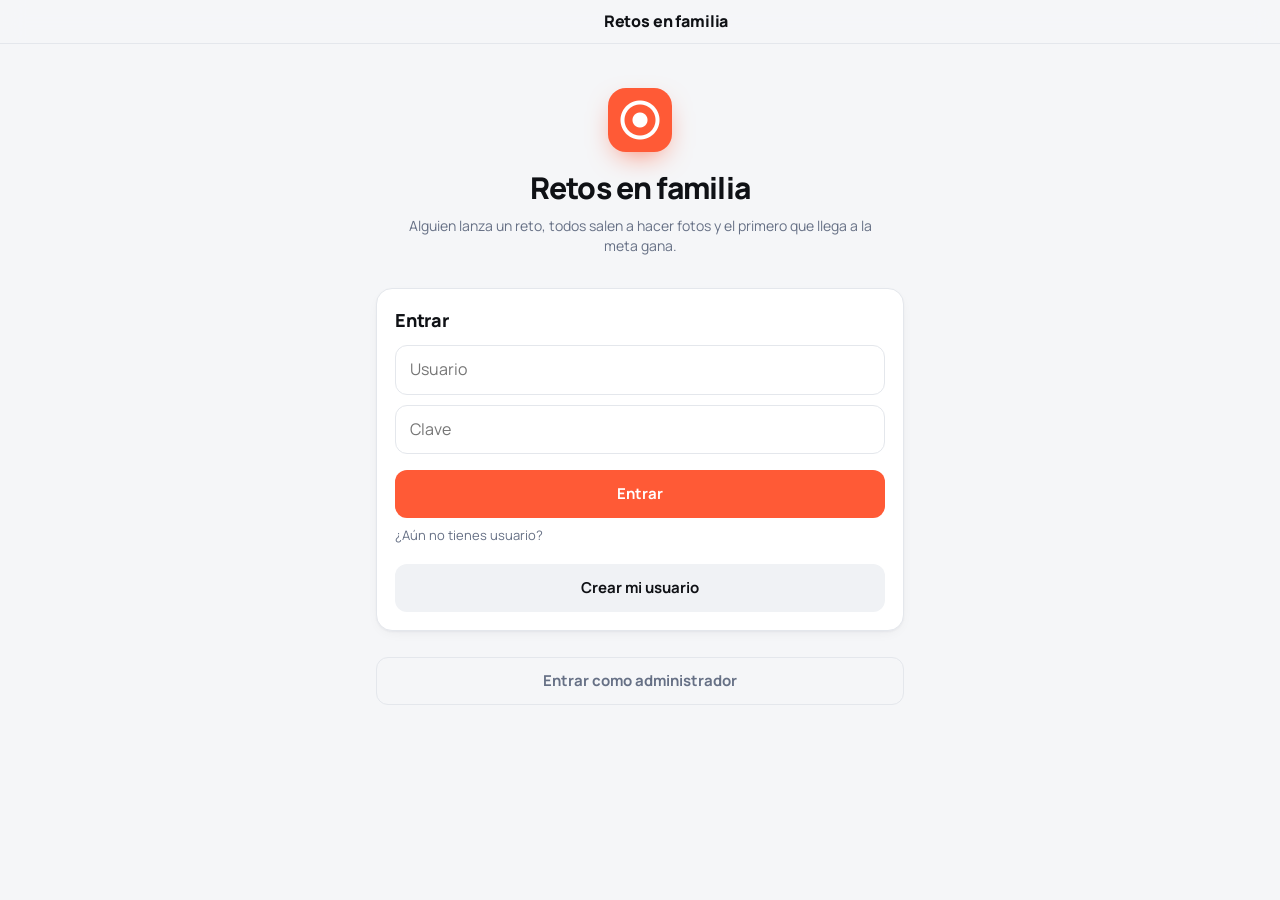
<file: index.html>
<!DOCTYPE html>
<html lang="es">
<head>
  <meta charset="UTF-8">
  <meta name="viewport" content="width=device-width, initial-scale=1.0, viewport-fit=cover">
  <meta name="theme-color" content="#f5f6f8">
  <link rel="manifest" href="manifest.webmanifest">
  <link rel="icon" type="image/png" href="img/icon-192.png">
  <link rel="apple-touch-icon" href="img/apple-touch-icon.png">
  <meta name="apple-mobile-web-app-capable" content="yes">
  <meta name="apple-mobile-web-app-title" content="Retos">
  <link rel="preconnect" href="https://fonts.googleapis.com">
  <link rel="preconnect" href="https://fonts.gstatic.com" crossorigin>
  <link rel="stylesheet" href="https://fonts.googleapis.com/css2?family=Manrope:wght@400;500;600;700;800&display=swap">
  <title>Retos en familia</title>
  <link rel="stylesheet" href="css/retos.css?v=24">
</head>
<body>

<header class="bar">
  <span class="back spacer" aria-hidden="true"></span>
  <div class="bar-title">
    <strong id="barTitle">Retos en familia</strong>
    <span id="barSub" class="code" hidden></span>
  </div>
  <button id="meBtn" class="me" hidden aria-label="Mi perfil"></button>
</header>

<nav id="tabs" class="tabs" hidden>
  <button data-tab="retos"><svg viewBox="0 0 24 24" aria-hidden="true" fill="none" stroke="currentColor" stroke-width="1.8" stroke-linecap="round" stroke-linejoin="round"><circle cx="12" cy="12" r="8"/><circle cx="12" cy="12" r="4"/><circle cx="12" cy="12" r="0.8" fill="currentColor"/></svg><span>Retos</span></button>
  <button data-tab="podio"><svg viewBox="0 0 24 24" aria-hidden="true" fill="none" stroke="currentColor" stroke-width="1.8" stroke-linecap="round" stroke-linejoin="round"><path d="M8 21h8M12 17v4M7 4h10v5a5 5 0 0 1-10 0V4z"/><path d="M17 5h3v2a3 3 0 0 1-3 3M7 5H4v2a3 3 0 0 0 3 3"/></svg><span>Torneos</span></button>
  <button data-tab="usuarios"><svg viewBox="0 0 24 24" aria-hidden="true" fill="none" stroke="currentColor" stroke-width="1.8" stroke-linecap="round" stroke-linejoin="round"><circle cx="9" cy="8" r="3.2"/><path d="M3.5 19c.6-3 2.8-4.8 5.5-4.8s4.9 1.8 5.5 4.8"/><circle cx="17" cy="9" r="2.5"/><path d="M16 14.3c2.3.2 4 1.8 4.5 4.7"/></svg><span>Usuarios</span></button>
  <button data-tab="admin"><svg viewBox="0 0 24 24" aria-hidden="true" fill="none" stroke="currentColor" stroke-width="1.8" stroke-linecap="round" stroke-linejoin="round"><path d="M12 3l7 3v5c0 4.5-3 8.3-7 10-4-1.7-7-5.5-7-10V6l7-3z"/><path d="M9 12l2 2 4-4"/></svg><span>Admin</span></button>
</nav>

<div id="offline" class="offline" hidden>Sin conexión… reintentando</div>

<main id="app" aria-live="polite"></main>

<!-- Cámara en vivo -->
<div id="camera" class="camera-ov" hidden>
  <div class="cam-top"><span id="camTitle"></span><button id="camClose" class="cam-round" aria-label="Cerrar cámara">✕</button></div>
  <div id="camLive" class="cam-stage">
    <div id="camView" class="cam-view">
      <video id="camVideo" autoplay playsinline muted></video>
      <span id="camZoomLabel" class="cam-zoom-label">1×</span>
    </div>
    <p id="camMsg" class="cam-msg" hidden></p>
    <div class="cam-zoom">
      <div id="zoomPresets" class="zoom-presets">
        <button type="button" data-z="1">1×</button><button type="button" data-z="2">2×</button>
        <button type="button" data-z="3">3×</button><button type="button" data-z="5">5×</button>
      </div>
      <input type="range" id="camZoom" min="1" max="5" step="0.1" value="1" aria-label="Zoom">
    </div>
    <div class="cam-bar">
      <span class="cam-side"></span>
      <button id="camShutter" class="cam-shutter" aria-label="Hacer foto" disabled></button>
      <button id="camFlip" class="cam-round" aria-label="Cambiar de cámara"><svg viewBox="0 0 24 24" aria-hidden="true" fill="none" stroke="currentColor" stroke-width="1.8" stroke-linecap="round" stroke-linejoin="round"><path d="M4 9a8 8 0 0 1 14-3l2 2"/><path d="M20 4v4h-4"/><path d="M20 15a8 8 0 0 1-14 3l-2-2"/><path d="M4 20v-4h4"/></svg></button>
    </div>
  </div>
  <div id="camPreview" class="cam-stage" hidden>
    <img id="camImg" alt="Foto que acabas de hacer">
    <div class="cam-bar">
      <button id="camRetake" class="btn ghost-dark">Repetir</button>
      <button id="camUse" class="btn primary">Usar foto</button>
    </div>
  </div>
</div>

<!-- Visor de foto -->
<div id="viewer" class="viewer" hidden>
  <img id="viewerImg" alt="">
  <div class="viewer-info"><span id="viewerCaption"></span></div>
  <div class="viewer-actions">
    <button id="viewerDelete" class="btn danger" hidden>Borrar foto</button>
    <button id="viewerClose" class="btn">Cerrar</button>
  </div>
</div>

<!-- Celebración -->
<div id="party" class="party" hidden>
  <div class="party-box">
    <div class="party-emoji" id="partyEmoji">🏆</div>
    <h2 id="partyTitle"></h2>
    <p id="partyText"></p>
    <button class="btn primary" id="partyClose">Continuar</button>
  </div>
</div>

<div id="toast" class="toast" hidden></div>

<script src="js/vendor/supabase-2.45.4.js"></script>
<script src="js/retos-config.js?v=3"></script>
<script src="js/retos.js?v=24"></script>
</body>
</html>
</file>
<file: css/retos.css>
/* Retos en familia — estilo moderno y sobrio (claro y oscuro automático) */
:root {
  --bg: #f5f6f8;
  --surface: #ffffff;
  --surface-2: #f0f2f5;
  --ink: #0f1115;
  --muted: #667085;
  --line: #e4e7ec;
  --accent: #ff5a36;
  --accent-ink: #ffffff;
  --accent-soft: #fff1ed;
  --ok: #16a34a;
  --ok-soft: #e8f7ee;
  --warn: #b7791f;
  --warn-soft: #fdf6e7;
  --danger: #e5484d;
  --danger-soft: #fdecec;
  --radius: 16px;
  --radius-sm: 12px;
  --shadow: 0 1px 2px rgba(16, 24, 40, 0.04), 0 4px 16px -8px rgba(16, 24, 40, 0.12);
  --font: "Manrope", system-ui, -apple-system, "Segoe UI", Roboto, sans-serif;
  color-scheme: light;
}
@media (prefers-color-scheme: dark) {
  :root {
    --bg: #0d0f12;
    --surface: #16191e;
    --surface-2: #1d2128;
    --ink: #f2f4f7;
    --muted: #98a2b3;
    --line: #262b33;
    --accent: #ff6a48;
    --accent-soft: #2a1914;
    --ok: #3ccb7f;
    --ok-soft: #12261b;
    --warn: #f0b44c;
    --warn-soft: #2a2213;
    --danger: #ff6369;
    --danger-soft: #2c1517;
    --shadow: 0 1px 2px rgba(0, 0, 0, 0.4);
    color-scheme: dark;
  }
}

* { box-sizing: border-box; }
[hidden] { display: none !important; }
html { -webkit-text-size-adjust: 100%; }
body {
  margin: 0;
  min-height: 100vh;
  font-family: var(--font);
  font-size: 15px;
  line-height: 1.45;
  background: var(--bg);
  color: var(--ink);
  -webkit-tap-highlight-color: transparent;
  padding-bottom: max(32px, env(safe-area-inset-bottom));
  font-variant-numeric: tabular-nums;
}
button, input { font: inherit; color: inherit; }
button { cursor: pointer; }
:focus-visible { outline: 2px solid var(--accent); outline-offset: 2px; }
code { background: var(--surface-2); padding: 1px 6px; border-radius: 6px; font-size: 0.9em; }

/* ---------- Cabecera ---------- */
.bar {
  position: sticky; top: 0; z-index: 5;
  display: flex; align-items: center; gap: 12px;
  padding: max(10px, env(safe-area-inset-top)) 16px 10px;
  background: color-mix(in srgb, var(--bg) 85%, transparent);
  backdrop-filter: saturate(1.4) blur(12px);
  -webkit-backdrop-filter: saturate(1.4) blur(12px);
  border-bottom: 1px solid var(--line);
}
.spacer { width: 40px; flex: none; visibility: hidden; }
.bar-title { flex: 1; min-width: 0; display: flex; flex-direction: column; align-items: center; gap: 1px; }
.bar-title strong { font-size: 16px; font-weight: 800; letter-spacing: -0.01em; white-space: nowrap; overflow: hidden; text-overflow: ellipsis; max-width: 100%; }
.code { font-size: 12px; color: var(--muted); font-weight: 600; }
.me {
  flex: none; width: 40px; height: 40px; display: grid; place-items: center;
  border-radius: 50%; border: 1px solid var(--line); background: var(--surface);
  font-size: 20px;
}

/* ---------- Pestañas (control segmentado) ---------- */
.tabs {
  position: relative; z-index: 1;
  display: grid; grid-template-columns: repeat(4, 1fr); gap: 4px;
  max-width: 560px; margin: 12px auto 0; padding: 4px;
  width: calc(100% - 32px);
  background: var(--surface-2); border-radius: 14px;
}
.tabs button {
  display: flex; align-items: center; justify-content: center; gap: 6px;
  padding: 9px 6px; border: none; border-radius: 10px; background: transparent;
  color: var(--muted); font-size: 14px; font-weight: 600;
}
.tabs button svg { width: 18px; height: 18px; }
.tabs button.on { background: var(--surface); color: var(--ink); box-shadow: var(--shadow); }

main { max-width: 560px; margin: 0 auto; padding: 16px; display: grid; gap: 14px; }
main > * { margin: 0; }
.offline { background: var(--warn-soft); color: var(--warn); text-align: center; padding: 6px; font-size: 13px; font-weight: 600; }
.loading { text-align: center; color: var(--muted); padding: 40px 0; }

/* ---------- Tarjetas y texto ---------- */
.card {
  background: var(--surface);
  border: 1px solid var(--line);
  border-radius: var(--radius);
  padding: 18px;
  box-shadow: var(--shadow);
  min-width: 0;
}
.card h2 { font-size: 18px; font-weight: 800; letter-spacing: -0.01em; margin: 0 0 12px; text-wrap: balance; display: flex; align-items: center; gap: 8px; }
.card h3 { font-size: 15px; font-weight: 700; margin: 16px 0 8px; }
.count { font-size: 12px; font-weight: 700; color: var(--muted); background: var(--surface-2); border-radius: 20px; padding: 2px 8px; }
.sub { color: var(--muted); font-size: 14px; margin: 4px 0 10px; text-wrap: pretty; }
.label { font-size: 13px; font-weight: 700; color: var(--ink); margin: 16px 0 8px; }
.muted { color: var(--muted); font-weight: 500; }
.hint { font-size: 13px; color: var(--muted); margin: 8px 0; }
.big-emoji {
  width: 56px; height: 56px; display: grid; place-items: center;
  margin: 0 0 10px; font-size: 30px; line-height: 1;
  background: var(--surface-2); border-radius: 14px;
}
.steps { line-height: 1.6; padding-left: 20px; }

/* Portada */
.hero { text-align: center; padding: 28px 0 8px; }
.hero h1 { font-size: 30px; font-weight: 800; letter-spacing: -0.03em; margin: 14px 0 6px; }
.logo-mark {
  width: 64px; height: 64px; margin: 0 auto; border-radius: 18px;
  background:
    radial-gradient(circle at 50% 50%, var(--accent-ink) 0 7px, transparent 8px),
    radial-gradient(circle at 50% 50%, var(--accent) 0 15px, transparent 16px),
    radial-gradient(circle at 50% 50%, var(--accent-ink) 0 19px, transparent 20px),
    var(--accent);
  box-shadow: 0 10px 30px -12px var(--accent);
}

.tag {
  display: inline-flex; align-items: center; gap: 6px;
  padding: 3px 10px; border-radius: 20px;
  background: var(--surface-2); color: var(--muted);
  font-size: 12px; font-weight: 700; letter-spacing: 0.02em; text-transform: uppercase;
  margin-bottom: 12px;
}
.tag.live { background: var(--accent-soft); color: var(--accent); }
.tag.live::before { content: ""; width: 6px; height: 6px; border-radius: 50%; background: var(--accent); animation: pulse 1.6s infinite; }
@keyframes pulse { 50% { opacity: 0.3; } }

/* ---------- Formularios ---------- */
input {
  width: 100%; min-width: 0;
  padding: 12px 14px;
  border: 1px solid var(--line); border-radius: var(--radius-sm);
  background: var(--surface); font-size: 16px;
  transition: border-color 0.15s, box-shadow 0.15s;
}
input:focus { outline: none; border-color: var(--accent); box-shadow: 0 0 0 3px var(--accent-soft); }
.stack-form { display: grid; gap: 10px; }
.stack-form .label { margin: 6px 0 0; }
.stack-form .btn.wide { margin-top: 6px; }
#lUser:not(:placeholder-shown), #rUser:not(:placeholder-shown), #nuUser:not(:placeholder-shown) { text-transform: lowercase; }
.row { display: flex; gap: 8px; margin-top: 8px; }
.row .btn { flex: none; }
.emoji-in { flex: 0 0 56px; text-align: center; padding-left: 4px; padding-right: 4px; }

.btn {
  display: inline-flex; align-items: center; justify-content: center; gap: 6px;
  padding: 12px 18px; border: 1px solid transparent; border-radius: var(--radius-sm);
  background: var(--surface-2); color: var(--ink);
  font-size: 15px; font-weight: 700;
  transition: transform 0.08s, background 0.15s, opacity 0.15s;
}
.btn:active { transform: scale(0.98); }
.btn.primary { background: var(--accent); color: var(--accent-ink); }
.btn.danger { background: var(--danger-soft); color: var(--danger); }
.btn.ghost { background: transparent; border-color: var(--line); color: var(--muted); }
.btn.wide { width: 100%; margin-top: 12px; }
.btn.small { padding: 7px 12px; font-size: 13px; border-radius: 10px; }
.btn[disabled] { opacity: 0.5; pointer-events: none; }

.chips { display: flex; flex-wrap: wrap; gap: 6px; }
.chip {
  padding: 7px 12px; border-radius: 10px;
  border: 1px solid var(--line); background: var(--surface);
  font-size: 14px; font-weight: 600; color: var(--ink);
}
.chip.on { border-color: var(--ink); background: var(--ink); color: var(--surface); }
.chip.disabled { opacity: 0.4; cursor: not-allowed; }

.seg { display: grid; grid-template-columns: 1fr 1fr; gap: 4px; padding: 4px; background: var(--surface-2); border-radius: 12px; }
.seg button { padding: 9px; border-radius: 9px; border: none; background: transparent; font-size: 14px; font-weight: 600; color: var(--muted); }
.seg button.on { background: var(--surface); color: var(--ink); box-shadow: var(--shadow); }
#partsBox { margin-top: 10px; }

.avatars { display: grid; grid-template-columns: repeat(auto-fill, minmax(44px, 1fr)); gap: 6px; }
.av {
  aspect-ratio: 1; max-width: 100%; font-size: 22px;
  border-radius: 12px; border: 1px solid var(--line); background: var(--surface);
}
.av.on { border-color: var(--accent); background: var(--accent-soft); box-shadow: 0 0 0 2px var(--accent-soft); }

.stepper { display: flex; align-items: center; gap: 12px; }
.stepper .btn { width: 44px; height: 44px; padding: 0; font-size: 20px; border-radius: 12px; }
.stepper b { font-size: 28px; font-weight: 800; min-width: 48px; text-align: center; }

/* ---------- Lista de retos ---------- */
.new-reto { margin: 0; }
.back-btn { justify-self: start; margin: 0; padding: 8px 12px; font-size: 14px; }
.reto-list { list-style: none; margin: 0; padding: 0; display: grid; gap: 8px; }
.reto-card {
  width: 100%; display: grid; grid-template-columns: auto minmax(0, 1fr) auto; gap: 12px; align-items: center;
  text-align: left; padding: 12px; border-radius: 14px;
  border: 1px solid var(--line); background: var(--surface);
  transition: border-color 0.15s, background 0.15s;
}
.reto-card:hover { border-color: color-mix(in srgb, var(--ink) 25%, var(--line)); }
.reto-card:active { background: var(--surface-2); }
.reto-emoji { width: 44px; height: 44px; display: grid; place-items: center; font-size: 22px; background: var(--surface-2); border-radius: 12px; }
.reto-body { display: grid; gap: 3px; min-width: 0; }
.reto-body b { font-size: 15px; font-weight: 700; }
.reto-body small { color: var(--muted); font-size: 12.5px; }
.reto-body small b { font-size: 12.5px; color: var(--ink); }
.reto-go { font-size: 22px; color: var(--muted); }
.role { justify-self: start; font-size: 11px; font-weight: 700; letter-spacing: 0.02em; text-transform: uppercase; padding: 2px 8px; border-radius: 6px; }
.role.in { background: var(--ok-soft); color: var(--ok); }
.role.judge { background: var(--warn-soft); color: var(--warn); }
.role.out { background: var(--surface-2); color: var(--muted); }
.to-review { color: var(--warn) !important; font-weight: 700; }

/* ---------- Reto en marcha ---------- */
.active .goal { color: var(--accent); }
.active h2 { display: block; font-size: 20px; line-height: 1.3; }
.clock-wrap {
  display: inline-flex; align-items: center; gap: 8px;
  margin: 4px 0 14px; padding: 6px 12px; border-radius: 10px;
  background: var(--surface-2); font-size: 18px; font-weight: 800;
}
.clock-wrap::before { content: "Quedan"; font-size: 12px; font-weight: 600; color: var(--muted); }
.clock-wrap .hurry { color: var(--danger); }

.mine { display: flex; align-items: baseline; gap: 6px; margin: 4px 0 12px; font-size: 18px; color: var(--muted); flex-wrap: wrap; }
.mine b { font-size: 40px; font-weight: 800; color: var(--ink); letter-spacing: -0.02em; }
.mine small { flex-basis: 100%; font-size: 13px; }

.btn.camera {
  width: 100%; padding: 16px; font-size: 16px;
  background: var(--ink); color: var(--surface); border-radius: 14px;
}
.btn.camera::before {
  content: ""; width: 20px; height: 20px; flex: none;
  background: currentColor;
  -webkit-mask: url("data:image/svg+xml,%3Csvg xmlns='http://www.w3.org/2000/svg' viewBox='0 0 24 24' fill='none' stroke='black' stroke-width='2' stroke-linecap='round' stroke-linejoin='round'%3E%3Cpath d='M4 8h3l2-3h6l2 3h3v11H4z'/%3E%3Ccircle cx='12' cy='13' r='3.5'/%3E%3C/svg%3E") center / contain no-repeat;
          mask: url("data:image/svg+xml,%3Csvg xmlns='http://www.w3.org/2000/svg' viewBox='0 0 24 24' fill='none' stroke='black' stroke-width='2' stroke-linecap='round' stroke-linejoin='round'%3E%3Cpath d='M4 8h3l2-3h6l2 3h3v11H4z'/%3E%3Ccircle cx='12' cy='13' r='3.5'/%3E%3C/svg%3E") center / contain no-repeat;
}
.btn.camera.busy { opacity: 0.6; pointer-events: none; }

.judge-box { background: var(--warn-soft); border-radius: 12px; padding: 14px; margin: 4px 0 12px; font-size: 14px; color: var(--ink); }
.judge-box b { display: block; font-size: 15px; margin-bottom: 4px; }
.judge-count { margin-top: 8px; font-weight: 700; color: var(--warn); }
.out-box { background: var(--surface-2); }

.race { list-style: none; padding: 0; margin: 16px 0 0; display: grid; gap: 10px; }
.race li { display: grid; grid-template-columns: minmax(0, 8em) 1fr auto; align-items: center; gap: 10px; font-size: 14px; }
.race li.is-me .who { font-weight: 800; }
.who { white-space: nowrap; overflow: hidden; text-overflow: ellipsis; }
.track { height: 8px; border-radius: 8px; background: var(--surface-2); overflow: hidden; }
.track i { display: block; height: 100%; background: var(--ink); border-radius: 8px; transition: width 0.5s; }
.race li.is-me .track i { background: var(--accent); }
.n { font-size: 13px; color: var(--muted); font-weight: 600; }
.n small { font-size: 11px; }

/* ---------- Fotos ---------- */
.gallery { display: grid; grid-template-columns: repeat(auto-fill, minmax(84px, 1fr)); gap: 6px; margin-top: 12px; }
.ph { position: relative; aspect-ratio: 1; max-width: 100%; padding: 0; border: none; border-radius: 10px; overflow: hidden; background: var(--surface-2); }
.ph img { width: 100%; height: 100%; object-fit: cover; display: block; }
.ph span { position: absolute; right: 4px; bottom: 4px; font-size: 14px; width: 24px; height: 24px; display: grid; place-items: center; background: var(--surface); border-radius: 50%; }

.photo-list { list-style: none; margin: 0; padding: 0; display: grid; gap: 8px; }
.photo-item { display: grid; grid-template-columns: 84px minmax(0, 1fr); gap: 12px; align-items: start; padding: 10px; border-radius: 14px; border: 1px solid var(--line); }
.photo-item.reported { border-color: color-mix(in srgb, var(--danger) 45%, var(--line)); background: var(--danger-soft); }
.photo-item .ph { width: 84px; }
.photo-info { min-width: 0; display: grid; gap: 4px; font-size: 14px; }
.photo-info small { color: var(--muted); font-size: 12px; }
.badge { justify-self: start; font-size: 11px; font-weight: 700; letter-spacing: 0.02em; text-transform: uppercase; padding: 2px 8px; border-radius: 6px; }
.badge.ok { background: var(--ok-soft); color: var(--ok); }
.badge.pend { background: var(--surface-2); color: var(--muted); }
.photo-actions { display: flex; flex-wrap: wrap; gap: 6px; margin-top: 4px; }
.btn.vote { background: var(--surface); border-color: var(--line); color: var(--ink); }
.btn.vote.on { background: var(--ok-soft); border-color: var(--ok); color: var(--ok); }
.btn.vote.report.on { background: var(--danger-soft); border-color: var(--danger); color: var(--danger); }

/* ---------- Clasificación e historial ---------- */
.ranking, .history { list-style: none; padding: 0; margin: 0; }
.ranking li {
  display: grid; grid-template-columns: 28px minmax(0, 1fr) auto auto; align-items: center; gap: 10px;
  padding: 10px 6px; border-bottom: 1px solid var(--line); font-size: 15px;
}
.ranking li:last-child { border-bottom: none; }
.ranking li.is-me { background: var(--accent-soft); border-radius: 10px; border-bottom-color: transparent; }
.pos { font-size: 13px; font-weight: 800; color: var(--muted); text-align: center; }
.ranking li:nth-child(1) .pos { color: var(--accent); }
.wins { font-size: 12px; color: var(--muted); }
.pts { font-weight: 800; }
.history li { padding: 10px 0; border-bottom: 1px solid var(--line); font-size: 14px; }
.history li:last-child { border-bottom: none; }
.hist-item { width: 100%; display: flex; justify-content: space-between; gap: 10px; background: none; border: none; padding: 0; text-align: left; font-size: 14px; }
.hist-item > span:last-child { text-align: right; flex: none; max-width: 50%; color: var(--muted); }
.history small { display: block; color: var(--muted); font-size: 12px; }
.result .winner { font-size: 18px; margin: 8px 0 14px; }
.winner small { font-size: 13px; color: var(--muted); }

/* ---------- Usuarios y administrador ---------- */
.admin-list { list-style: none; margin: 0; padding: 0; }
.admin-list li { display: flex; align-items: center; justify-content: space-between; gap: 10px; padding: 12px 0; border-bottom: 1px solid var(--line); }
.admin-list li:last-child { border-bottom: none; }
.admin-list li.is-me { background: var(--accent-soft); border-radius: 10px; padding-left: 10px; padding-right: 10px; border-bottom-color: transparent; }
.admin-info { min-width: 0; display: grid; gap: 2px; font-size: 14px; }
.admin-info b { overflow: hidden; text-overflow: ellipsis; font-weight: 700; }
.admin-info small, .admin-actions small { color: var(--muted); font-size: 12px; }
.admin-actions { display: flex; gap: 6px; flex: none; }
.admin { border-color: var(--line); }
.admin-tag { background: var(--ink); color: var(--surface); }
.new-user { margin-top: 14px; padding: 14px; border-radius: 14px; background: var(--surface-2); }
.new-user h3 { margin: 0; }

/* ---------- Cámara ---------- */
.camera-ov {
  position: fixed; inset: 0; z-index: 25; background: #000; color: #fff;
  display: flex; flex-direction: column;
  padding: env(safe-area-inset-top) env(safe-area-inset-right) env(safe-area-inset-bottom) env(safe-area-inset-left);
}
.cam-top { display: flex; align-items: center; justify-content: space-between; gap: 10px; padding: 12px 16px; font-size: 15px; font-weight: 700; }
.cam-top span { overflow: hidden; text-overflow: ellipsis; white-space: nowrap; }
.cam-stage { position: relative; flex: 1; min-height: 0; display: flex; flex-direction: column; }
.cam-stage video, .cam-stage img { flex: 1; min-height: 0; width: 100%; object-fit: contain; background: #000; }
.cam-stage video.mirror { transform: scaleX(-1); }
.cam-msg { position: absolute; left: 16px; right: 16px; top: 30%; background: rgba(22, 25, 30, 0.92); color: #fff; padding: 16px; border-radius: 14px; text-align: center; font-size: 15px; }
.cam-bar { display: flex; align-items: center; justify-content: space-around; gap: 12px; padding: 18px 16px 26px; }
.cam-side { width: 48px; }
.cam-round { width: 48px; height: 48px; display: grid; place-items: center; border-radius: 50%; border: none; background: rgba(255, 255, 255, 0.14); color: #fff; font-size: 18px; }
.cam-round svg { width: 22px; height: 22px; }
.cam-shutter { width: 74px; height: 74px; border-radius: 50%; border: 4px solid #fff; background: #fff; box-shadow: inset 0 0 0 4px #000; }
.cam-shutter:active { transform: scale(0.94); }
.cam-shutter:disabled { opacity: 0.35; }
.btn.ghost-dark { background: rgba(255, 255, 255, 0.12); border: none; color: #fff; }

/* ---------- Visor, celebración y avisos ---------- */
.viewer {
  position: fixed; inset: 0; z-index: 20;
  background: rgba(8, 10, 12, 0.92);
  display: flex; flex-direction: column; align-items: center; justify-content: center;
  padding: 16px;
}
.viewer img { max-width: 100%; max-height: 72vh; border-radius: 14px; }
.viewer-info { color: #fff; margin: 12px 0; font-size: 14px; }
.viewer-actions { display: flex; gap: 8px; flex-wrap: wrap; justify-content: center; }

.party {
  position: fixed; inset: 0; z-index: 30; display: grid; place-items: center;
  background: rgba(8, 10, 12, 0.55); padding: 16px;
  backdrop-filter: blur(4px); -webkit-backdrop-filter: blur(4px);
}
.party-box {
  background: var(--surface); border: 1px solid var(--line); border-radius: 20px;
  padding: 28px 22px; text-align: center; max-width: 360px; width: 100%;
  animation: rise 0.35s cubic-bezier(.2, .9, .3, 1.2);
}
.party-emoji { width: 72px; height: 72px; margin: 0 auto; display: grid; place-items: center; font-size: 36px; background: var(--accent-soft); border-radius: 20px; }
.party-box h2 { font-size: 22px; font-weight: 800; letter-spacing: -0.02em; margin: 14px 0 6px; }
.party-box p { color: var(--muted); margin: 0 0 18px; }
.party-box .btn { width: 100%; }
@keyframes rise { from { transform: translateY(12px) scale(0.98); opacity: 0; } }
.confetti {
  position: fixed; top: -12px; z-index: 31; width: 8px; height: 14px; border-radius: 2px;
  pointer-events: none; animation: fall 2.6s ease-in forwards;
}
@keyframes fall { to { transform: translateY(110vh) rotate(540deg); } }

.toast {
  position: fixed; left: 50%; bottom: max(20px, env(safe-area-inset-bottom)); z-index: 40;
  transform: translateX(-50%); width: max-content; max-width: calc(100vw - 32px);
  background: var(--ink); color: var(--surface);
  padding: 11px 16px; border-radius: 12px; font-size: 14px; font-weight: 600; text-align: center;
  box-shadow: 0 10px 30px -10px rgba(0, 0, 0, 0.4);
}

@media (prefers-reduced-motion: reduce) {
  .tag.live::before, .party-box, .confetti { animation: none; }
  .confetti { display: none; }
}

/* ---------- Avisos por WhatsApp ---------- */
.btn.wa { background: #25d366; color: #fff; text-decoration: none; }
.btn.wa svg { width: 20px; height: 20px; flex: none; }
.btn.wa.ghost-wa { background: var(--surface); color: var(--ink); border-color: var(--line); }
.btn.wa.ghost-wa svg { color: #25d366; }
.wa-card { border-color: color-mix(in srgb, #25d366 45%, var(--line)); background: color-mix(in srgb, #25d366 7%, var(--surface)); }
.wa-card h2 { margin-bottom: 4px; }
.wa-row { display: flex; }
.wa-row .btn { width: 100%; }
.result .btn.wa { margin-top: 16px; }

/* ---------- Podio y campeonatos ---------- */
@media (max-width: 380px) { .tabs button span { font-size: 12px; } .tabs button { gap: 4px; padding: 9px 2px; } }
.tag.done { background: var(--ok-soft); color: var(--ok); }
.champion, .leader { margin: 4px 0 12px; padding: 10px 12px; border-radius: 12px; font-size: 15px; }
.champion { background: var(--accent-soft); color: var(--ink); }
.leader { background: var(--surface-2); color: var(--muted); }
.podium { display: grid; grid-template-columns: repeat(3, 1fr); gap: 8px; align-items: end; margin: 8px 0 16px; }
.step { display: grid; justify-items: center; gap: 4px; min-width: 0; }
.step-av { width: 44px; height: 44px; display: grid; place-items: center; font-size: 24px; border-radius: 50%; background: var(--surface-2); border: 2px solid var(--line); }
.step.p1 .step-av { border-color: var(--accent); width: 52px; height: 52px; font-size: 28px; }
.step-name { font-weight: 700; font-size: 14px; max-width: 100%; overflow: hidden; text-overflow: ellipsis; white-space: nowrap; }
.step-pts { font-size: 12px; color: var(--muted); font-weight: 600; }
.step-block { width: 100%; display: grid; place-items: center; border-radius: 10px 10px 4px 4px; font-weight: 800; font-size: 20px; color: var(--muted); background: var(--surface-2); }
.step.p1 .step-block { height: 92px; background: var(--accent); color: var(--accent-ink); }
.step.p2 .step-block { height: 68px; }
.step.p3 .step-block { height: 50px; }
.step.empty { visibility: hidden; }
.table-wrap { overflow-x: auto; margin: 0 -4px 12px; }
.standings { width: 100%; border-collapse: collapse; font-size: 14px; }
.standings th, .standings td { padding: 8px 6px; text-align: center; border-bottom: 1px solid var(--line); white-space: nowrap; }
.standings th { font-size: 12px; color: var(--muted); font-weight: 700; }
.standings .pl { text-align: left; max-width: 9em; overflow: hidden; text-overflow: ellipsis; }
.standings .tot { font-weight: 800; }
.standings tr.is-me td { background: var(--accent-soft); }
.camp-retos { list-style: none; margin: 0 0 8px; padding: 0; }
.camp-retos li { padding: 8px 0; border-bottom: 1px solid var(--line); }
.camp-retos li:last-child { border-bottom: none; }
.camp-retos small { display: block; color: var(--muted); font-size: 12px; }
.check-list { list-style: none; margin: 0; padding: 0; display: grid; gap: 6px; max-height: 360px; overflow-y: auto; }
.check { display: flex; gap: 10px; align-items: center; padding: 10px 12px; border: 1px solid var(--line); border-radius: 12px; cursor: pointer; }
.check.on { border-color: var(--accent); background: var(--accent-soft); }
.check input { width: 18px; height: 18px; accent-color: var(--accent); flex: none; padding: 0; }
.check span { display: grid; gap: 2px; min-width: 0; font-size: 14px; }
.check small { color: var(--muted); font-size: 12px; }
.camp-form .row { justify-content: flex-end; }
.empty-state .sub { margin-bottom: 0; }
.champion small { display: block; margin-top: 4px; font-size: 12px; color: var(--muted); }

/* ---------- Reglas: horario para crear retos ---------- */
.closed-box { margin: 0; background: var(--warn-soft); border-color: color-mix(in srgb, var(--warn) 35%, var(--line)); font-size: 14px; }
.closed-box > b:first-child { display: block; font-size: 15px; margin-bottom: 4px; }
select {
  width: 100%; padding: 11px 12px; border: 1px solid var(--line); border-radius: var(--radius-sm);
  background: var(--surface); color: var(--ink); font: inherit; font-size: 16px;
}
select:focus { outline: none; border-color: var(--accent); box-shadow: 0 0 0 3px var(--accent-soft); }
.row.hours { margin-top: 0; }
.row.hours label { flex: 1; display: grid; gap: 6px; font-size: 13px; font-weight: 700; }
#rgMovil { justify-self: start; }

/* ---------- Zoom de la cámara ---------- */
.cam-view { position: relative; flex: 1; min-height: 0; display: flex; overflow: hidden; touch-action: none; }
.cam-view video { flex: 1; min-height: 0; width: 100%; object-fit: contain; transform-origin: center center; }
.cam-zoom-label {
  position: absolute; top: 12px; left: 50%; transform: translateX(-50%);
  padding: 4px 10px; border-radius: 20px; background: rgba(0, 0, 0, 0.55); color: #fff;
  font-size: 14px; font-weight: 700; opacity: 0; transition: opacity 0.2s; pointer-events: none;
}
.cam-zoom-label.show { opacity: 1; }
.cam-zoom { display: grid; gap: 10px; padding: 12px 20px 0; }
.zoom-presets { display: flex; justify-content: center; gap: 8px; }
.zoom-presets button {
  min-width: 44px; height: 34px; padding: 0 10px; border: none; border-radius: 17px;
  background: rgba(255, 255, 255, 0.14); color: #fff; font-size: 13px; font-weight: 700;
}
.zoom-presets button.on { background: #fff; color: #000; }
#camZoom { width: 100%; padding: 0; border: none; background: transparent; accent-color: #fff; box-shadow: none; height: 28px; }

/* ---------- Denuncias con motivo ---------- */
.reports { list-style: none; margin: 4px 0 0; padding: 8px 10px; display: grid; gap: 4px; border-radius: 10px; background: var(--surface); border: 1px solid color-mix(in srgb, var(--danger) 30%, var(--line)); font-size: 13px; }
.reports b { font-weight: 700; }
.report-box { text-align: left; max-height: calc(100vh - 32px); overflow-y: auto; }
.report-box h2 { margin-top: 12px; }
.report-img { display: block; width: 100%; max-height: 180px; object-fit: cover; border-radius: 12px; background: var(--surface-2); }
.report-chips { margin: 4px 0 10px; }
textarea {
  width: 100%; min-width: 0; padding: 12px 14px; border: 1px solid var(--line); border-radius: var(--radius-sm);
  background: var(--surface); color: var(--ink); font: inherit; font-size: 16px; resize: vertical;
}
textarea:focus { outline: none; border-color: var(--accent); box-shadow: 0 0 0 3px var(--accent-soft); }
.rep-count { text-align: right; font-size: 12px; color: var(--muted); margin-top: 4px; }
.report-actions { justify-content: flex-end; margin-top: 12px; }
.report-actions .btn { width: auto; }
.btn.danger-solid { background: var(--danger); color: #fff; }
.photo-item.reported .btn.danger { background: var(--danger); color: #fff; }

/* ---------- Almacenamiento (administrador) ---------- */
.stats { display: grid; grid-template-columns: 1fr 1fr; gap: 8px; margin-bottom: 4px; }
.stats > div { padding: 12px; border-radius: 12px; background: var(--surface-2); display: grid; gap: 2px; }
.stats b { font-size: 22px; font-weight: 800; }
.stats small { color: var(--muted); font-size: 12px; }

/* ---------- Calabozo 🚔 ---------- */
/* Avatar detrás de rejas */
.jailed, .cell-av { position: relative; display: inline-grid; place-items: center; }
.jailed::after, .cell::after, .jailed-btn::after {
  content: ""; position: absolute; inset: -2px; border-radius: 4px; pointer-events: none;
  background: repeating-linear-gradient(90deg, transparent 0 3px, rgba(60, 64, 72, 0.9) 3px 5px);
}
.jailed { filter: grayscale(0.6); }
.jail-tag { font-size: 11px; font-weight: 700; color: var(--danger); white-space: nowrap; }
.jail-small { color: var(--danger) !important; }
.me.jailed-btn { position: relative; overflow: hidden; }
.me.jailed-btn::after { border-radius: 50%; }

.cell {
  position: relative; display: grid; place-items: center; width: 84px; height: 84px; margin: 0 auto 6px;
  border-radius: 16px; background: var(--surface-2); border: 3px solid #3c4048; overflow: hidden;
}
.cell::after { inset: 0; border-radius: 0; background: repeating-linear-gradient(90deg, transparent 0 11px, #3c4048 11px 15px); }
.cell .cell-av { font-size: 44px; filter: grayscale(0.4); }
.cell .cuffs { position: absolute; right: 2px; bottom: 0; font-size: 22px; z-index: 1; }
.cell.big { width: 96px; height: 96px; }
.cell.mini { width: 44px; height: 44px; border-width: 2px; border-radius: 10px; margin: 0; flex: none; }
.cell.mini::after { background: repeating-linear-gradient(90deg, transparent 0 6px, #3c4048 6px 8px); }
.cell.mini .cell-av { font-size: 22px; }

.carcel-card { text-align: center; border: 2px solid #3c4048; background:
  repeating-linear-gradient(45deg, var(--surface) 0 18px, var(--surface-2) 18px 36px); }
.carcel-card h2 { display: block; font-size: 20px; }
.free-in::before { content: "Sales en"; }
.carcel-list { list-style: none; margin: 0; padding: 0; display: grid; gap: 10px; }
.carcel-list li { display: flex; gap: 12px; align-items: flex-start; padding: 10px; border-radius: 12px; background: var(--surface-2); }
.carcel-info { display: grid; gap: 2px; min-width: 0; font-size: 14px; }
.carcel-info small { color: var(--muted); font-size: 12px; }
.carcel-actions { display: flex; gap: 6px; flex-wrap: wrap; margin-top: 6px; }
.btn.wa.small { padding: 6px 10px; font-size: 12px; }
.btn.wa.small svg { width: 16px; height: 16px; }
.jail-btn { margin-left: 4px; padding: 2px 6px; border: 1px solid var(--line); border-radius: 8px; background: var(--surface); font-size: 14px; line-height: 1.2; }
.confiscada { display: grid; gap: 2px; justify-items: center; padding: 14px; border-radius: 14px; background: var(--surface-2); border: 2px dashed #3c4048; text-align: center; font-size: 16px; }
.confiscada small { color: var(--muted); font-size: 13px; }
.jail-box { text-align: left; }
.jail-box h2 { text-align: center; }
.jail-box > p { text-align: center; }
.jail-box .label { margin: 12px 0 6px; }
.jail-box #jailText { margin-top: 8px; }

/* ---------- Calabozo por reto y libertad por el pueblo ---------- */
.role.jail { background: #2b2f36; color: #fff; }
.pueblo { display: grid; gap: 6px; margin-top: 10px; padding: 12px; border-radius: 12px; background: var(--surface); border: 1px solid var(--line); text-align: left; }
.pueblo b { font-size: 14px; }
.pueblo small { color: var(--muted); font-size: 12px; }
.pueblo.cerrada { background: var(--surface-2); }
.pueblo-bar { height: 8px; border-radius: 8px; background: var(--surface-2); overflow: hidden; }
.pueblo-bar i { display: block; height: 100%; background: var(--ok); border-radius: 8px; transition: width 0.4s; }
.pueblo-votos { display: flex; gap: 6px; flex-wrap: wrap; }
.pueblo .btn.small { justify-self: start; }
.btn.dark { background: var(--ink); color: var(--surface); }
.mis-condenas { list-style: none; margin: 8px 0 0; padding: 0; display: grid; gap: 10px; text-align: left; }
.mis-condenas li { display: grid; gap: 2px; padding: 10px; border-radius: 12px; background: var(--surface); }
.mis-condenas small { color: var(--muted); font-size: 12px; }
.link-btn { border: none; background: none; padding: 0 0 0 4px; color: var(--accent); font-weight: 700; font-size: 12px; text-decoration: underline; cursor: pointer; }

/* ---------- Torneos ---------- */
.torneo h3 { margin: 18px 0 8px; }
.parts-row { display: flex; flex-wrap: wrap; gap: 4px; font-size: 20px; margin: 4px 0 10px; }
.reglas { margin: 6px 0 10px; padding: 10px 12px; border-radius: 12px; background: var(--surface-2); font-size: 14px; }
.reglas summary { font-weight: 700; cursor: pointer; }
.reglas ol { margin: 8px 0 0; padding-left: 20px; display: grid; gap: 6px; }
.mi-torneo { margin: 12px 0 4px; padding: 12px; border-radius: 12px; background: var(--accent-soft); font-size: 14px; }
.mi-torneo .btn.wide { margin-top: 0; }
.propuestas { list-style: none; margin: 0; padding: 0; display: grid; gap: 10px; }
.propuestas li { display: grid; gap: 6px; padding: 12px; border-radius: 12px; border: 1px solid var(--line); }
.propuestas small { color: var(--muted); font-size: 12px; }
.prop-head { display: flex; gap: 10px; align-items: center; }
.prop-head div { display: grid; gap: 2px; min-width: 0; }
.propuestas .btn.small { justify-self: start; }
.torneo-tag { color: var(--accent) !important; font-weight: 700; }
.aviso-torneo { width: 100%; text-align: left; cursor: pointer; background: var(--accent-soft); border-color: color-mix(in srgb, var(--accent) 35%, var(--line)); font-size: 14px; }

.torneo-fechas { margin: 2px 0 8px; font-weight: 600; font-size: 14px; }
.premios { list-style: none; margin: 8px 0 12px; padding: 0; display: grid; gap: 6px; }
.premios li { display: flex; gap: 10px; align-items: center; padding: 8px 12px; border-radius: 12px; background: var(--surface-2); }
.premios li > span:first-child { font-size: 22px; }
.premios li > span:last-child { display: grid; min-width: 0; }
.premios small { color: var(--muted); font-size: 12px; }
.campeon { margin: 4px 0 12px; padding: 12px; border-radius: 12px; background: var(--accent-soft); font-size: 15px; }
.step-prize { font-size: 11px; color: var(--muted); max-width: 100%; overflow: hidden; text-overflow: ellipsis; white-space: nowrap; padding: 0 4px; }
.row.fechas { gap: 10px; }
.row.fechas label { flex: 1; display: grid; gap: 4px; min-width: 0; }
.row.fechas input { width: 100%; min-width: 0; }

/* ---------- Ficha de configuración del reto ---------- */
.ficha { margin: 14px 0 4px; padding: 10px 12px; border-radius: 12px; background: var(--surface-2); font-size: 14px; text-align: left; }
.ficha summary { font-weight: 700; cursor: pointer; }
.ficha dl { margin: 10px 0 0; display: grid; gap: 10px; }
.ficha dl > div { display: grid; grid-template-columns: 9.5em 1fr; gap: 8px; align-items: start; }
.ficha dt { color: var(--muted); font-size: 13px; }
.ficha dd { margin: 0; min-width: 0; overflow-wrap: anywhere; }
.ficha-chips { display: flex; flex-wrap: wrap; gap: 4px; margin-top: 4px; }
.ficha-chip { padding: 2px 8px; border-radius: 999px; background: var(--surface); border: 1px solid var(--line); font-size: 12px; white-space: nowrap; }
.link-btn { justify-self: start; background: none; border: 0; padding: 0; color: var(--accent); font: inherit; font-size: 13px; font-weight: 700; cursor: pointer; }
@media (max-width: 380px) { .ficha dl > div { grid-template-columns: 1fr; gap: 2px; } }

/* ---------- Avisos ---------- */
.avisos-card { border-color: color-mix(in srgb, var(--accent) 30%, var(--line)); }
.avisos-card.on { border-color: var(--line); }
.avisos-card .row { gap: 8px; }
.pasos { margin: 8px 0 12px; padding-left: 20px; display: grid; gap: 4px; font-size: 14px; }
.recordatorios { list-style: none; margin: 0; padding: 0; display: grid; gap: 12px; }
.recordatorios li { display: grid; gap: 6px; }
.recordatorios small { display: block; color: var(--muted); font-size: 12px; }

/* ---------- Editor de duración ---------- */
.dur-btn { margin-top: 10px; justify-self: start; }
.dur-editor { margin-top: 10px; padding: 12px; border-radius: 12px; background: var(--surface); border: 1px solid var(--line); display: grid; gap: 8px; }
.dur-editor .label { margin: 0; }
.dur-editor .hint { margin: 0; }
.dur-editor .row { gap: 8px; }
.dur-title { margin: 18px 0 8px; }
.dur-list { list-style: none; margin: 0; padding: 0; display: grid; gap: 10px; }
.dur-list > li { display: grid; gap: 6px; padding: 10px 12px; border: 1px solid var(--line); border-radius: 12px; }
.dur-list small { display: block; color: var(--muted); font-size: 12px; }
.dur-list .dur-btn { margin-top: 0; }

/* ---------- Poderes del administrador ---------- */
.admin-list > li.con-editor { flex-wrap: wrap; }
.admin-list > li.con-editor .juez-editor { flex-basis: 100%; }
.chip:disabled { opacity: .45; cursor: not-allowed; }
.chip small { font-size: 11px; opacity: .75; }
.adm-fotos { list-style: none; margin: 0; padding: 0; display: grid; gap: 10px; }
.adm-fotos li { display: grid; grid-template-columns: 88px 1fr; gap: 10px; align-items: start; }
.adm-fotos .ph { width: 88px; height: 88px; border-radius: 10px; overflow: hidden; padding: 0; border: 0; }
.adm-fotos .ph img { width: 100%; height: 100%; object-fit: cover; display: block; }
.adm-fotos div { display: grid; gap: 4px; min-width: 0; }
.adm-fotos small { color: var(--muted); font-size: 12px; }
.adm-fotos .btn { justify-self: start; }
</file>
